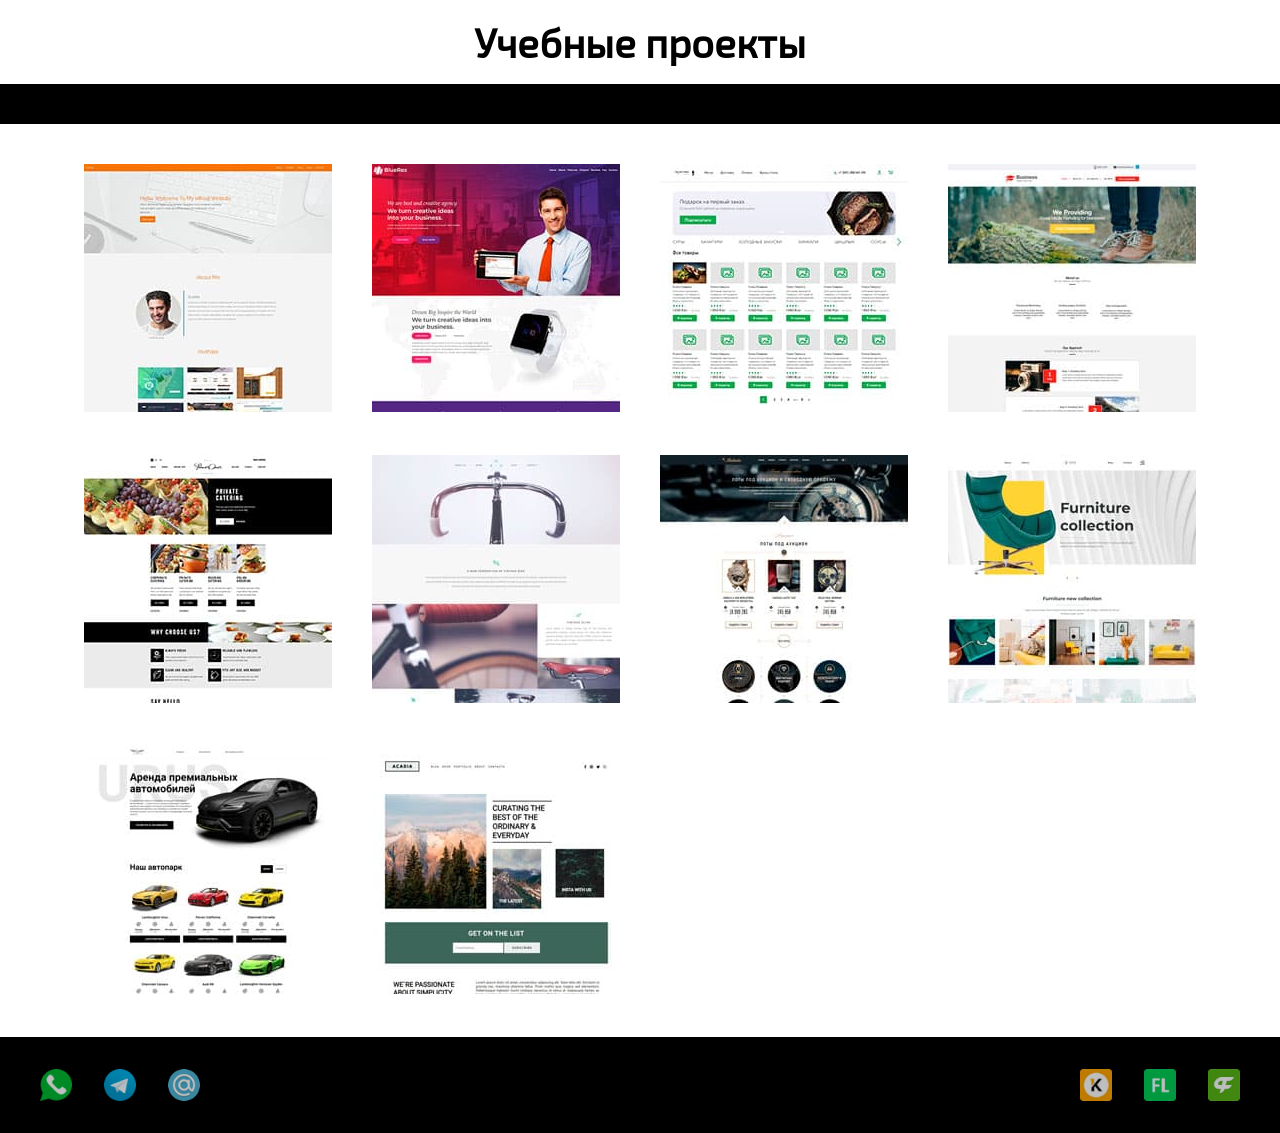
<file: index.html>
<!DOCTYPE html>
<html lang="en">

<head>
	<meta charset="UTF-8">
	<meta http-equiv="X-UA-Compatible" content="IE=edge">
	<meta name="viewport" content="width=device-width, initial-scale=1.0">
	<title>Учебные проекты</title>
	<link rel="stylesheet" href="css/style.min.css">
</head>

<body>
	<header class="header">
		<div class="container">
			<div class="text">Учебные проекты</div>
		</div>
	</header>

	<div class="main">
		<div class="container">
			<ul class="list">
				<li class="item">
					<a class="item-link" href="/office">
						<img class="item-img" src="images/office.jpg" alt="">
						<span class="item-discription">
							Страница свёрстана по публикации Learn Bootstrap 4 in 30 minutes by building a landing page website (&nbsp;https://<wbr>medium.com/<wbr>free-code-camp/<wbr>learn-bootstrap-4-in-30-minute-by-building-a-landing-page-website-guide-for-beginners-f64e03833f33&nbsp;)
						</span>
					</a>
				</li>
				<li class="item">
					<a class="item-link" href="/blue-rex">
						<img class="item-img" src="images/blue-rex.jpg" alt="">
						<span class="item-discription">
							Макет свёрстан во время прохождения видеокурса Фреймворк Bootstrap 4 (&nbsp;https://<wbr>webformyself.com/<wbr>category/<wbr>premium/<wbr>framework-premium/<wbr>bootstrappremium/<wbr>&nbsp;)
						</span>
					</a>
				</li>
				<li class="item">
					<a class="item-link" href="/pirosmani">
						<img class="item-img" src="images/pirosmani.jpg" alt="">
						<span class="item-discription">
							Макет свёрстан при просмотре видео Адаптивная верстка интернет магазина с НУЛЯ. Выполняю реальный заказ. Верстка сайта за $150. (&nbsp;https://<wbr>www.youtube.com/<wbr>watch?v=0WFE1I-Thf8&nbsp;)
						</span>
					</a>
				</li>
				<li class="item">
					<a class="item-link" href="/business">
						<img class="item-img" src="images/business.jpg" alt="">
						<span class="item-discription">
							Курс верстки лендинга для образовательного канала ITVDN
						</span>
					</a>
				</li>
				<li class="item">
					<a class="item-link" href="/prime-one">
						<img class="item-img" src="images/prime-one.jpg" alt="">
						<span class="item-discription">
							Верстка лендинга из PSD с нуля и до конца. Как сделать верстку сайта. Правильная верстка сайта. (&nbsp;https://<wbr>www.youtube.com/<wbr>watch?v=m4RVcsNMaOY&nbsp;)
						</span>
					</a>
				</li>
				<li class="item">
					<a class="item-link" href="/bicycle">
						<img class="item-img" src="images/bicycle.jpg" alt="">
						<span class="item-discription">
							Макет свёрстан при просмотре видео Адаптивная вёрстка лендинга. Как сделать верстку сайта. Правильная верстка сайта. Респонсив. (&nbsp;https://<wbr>www.youtube.com/<wbr>watch?v=hoC_fjeL6P4&nbsp;)
						</span>
					</a>
				</li>
				<li class="item">
					<a class="item-link" href="/luxtrader">
						<img class="item-img" src="images/luxtrader.jpg" alt="">
						<span class="item-discription">
							Макет свёрстан при просмотре видео Марафон по верстке. Адаптивная верстка макета с нуля GULP SCSS JS (&nbsp;https://<wbr>www.youtube.com/<wbr>watch?v=GNvcGNx5zgQ&nbsp;)
						</span>
					</a>
				</li>
				<li class="item">
					<a class="item-link" href="/desire">
						<img class="item-img" src="images/desire.jpg" alt="">
						<span class="item-discription">
							Макет свёрстан при просмотре видео Верстка сайта. Верстаю многостраничный сайт, использую GULP, SCSS, БЭМ (&nbsp;https://<wbr>www.youtube.com/<wbr>watch?v=Nxg6UfofZX0&nbsp;)
						</span>
					</a>
				</li>
				<li class="item">
					<a class="item-link" href="/cars-hw">
						<img class="item-img" src="images/cars-hw.jpg" alt="">
						<span class="item-discription">
							Страница свёрстана во время прохождения интенсива «Frontend Start» компании Айтилогия (&nbsp;https://<wbr>itlogia.ru/<wbr>intensive/<wbr>front&nbsp;)
						</span>
					</a>
				</li>
				<li class="item">
					<a class="item-link" href="/acadia">
						<img class="item-img" src="images/acadia.jpg" alt="">
						<span class="item-discription">
							Макет свёрстан во время просмотра вебинара Адаптивная верстка с Flexbox и Grid компании itvdn (&nbsp;https://<wbr>itvdn.com/<wbr>ru/<wbr>webinars/<wbr>description/<wbr>flexbox-grid&nbsp;)
						</span>
					</a>
				</li>
			</ul>
		</div>
	</div>

	<footer class="footer">
		<div class="container">
			<div class="wrap">
				<ul class="list left">
					<li class="item"><a class="link" href="https://wa.me/79872434533"><img class="img" width="32" height="32" src="images/icons/wp.png" alt=""></a></li>
					<li class="item"><a class="link" href="https://t.me/orda_studio"><img class="img" width="32" height="32" src="images/icons/tg.png" alt=""></a></li>
					<li class="item"><a class="link" href="mailto:voprosy-online@ya.ru"><img class="img" width="32" height="32" src="images/icons/email.png" alt=""></a></li>
				</ul>
				<ul class="list right">
					<li class="item"><a class="link" href="https://kwork.ru/user/big_good_boy"><img class="img" width="32" height="32" src="images/icons/kw.png" alt=""></a></li>
					<li class="item"><a class="link" href="https://www.fl.ru/users/voprosy-online/portfolio/"><img class="img" width="32" height="32" src="images/icons/fl.png" alt=""></a></li>
					<li class="item"><a class="link" href="https://freelance.ru/offer/adaptivnaya-vyorstka-po-maketu-psd-ili-figma-40671.html"><img class="img" width="32" height="32" src="images/icons/fr.png" alt=""></a></li>
				</ul>
			</div>
		</div>
	</footer>

	<script src="js/main.min.js"></script>
</body>

</html>
</file>
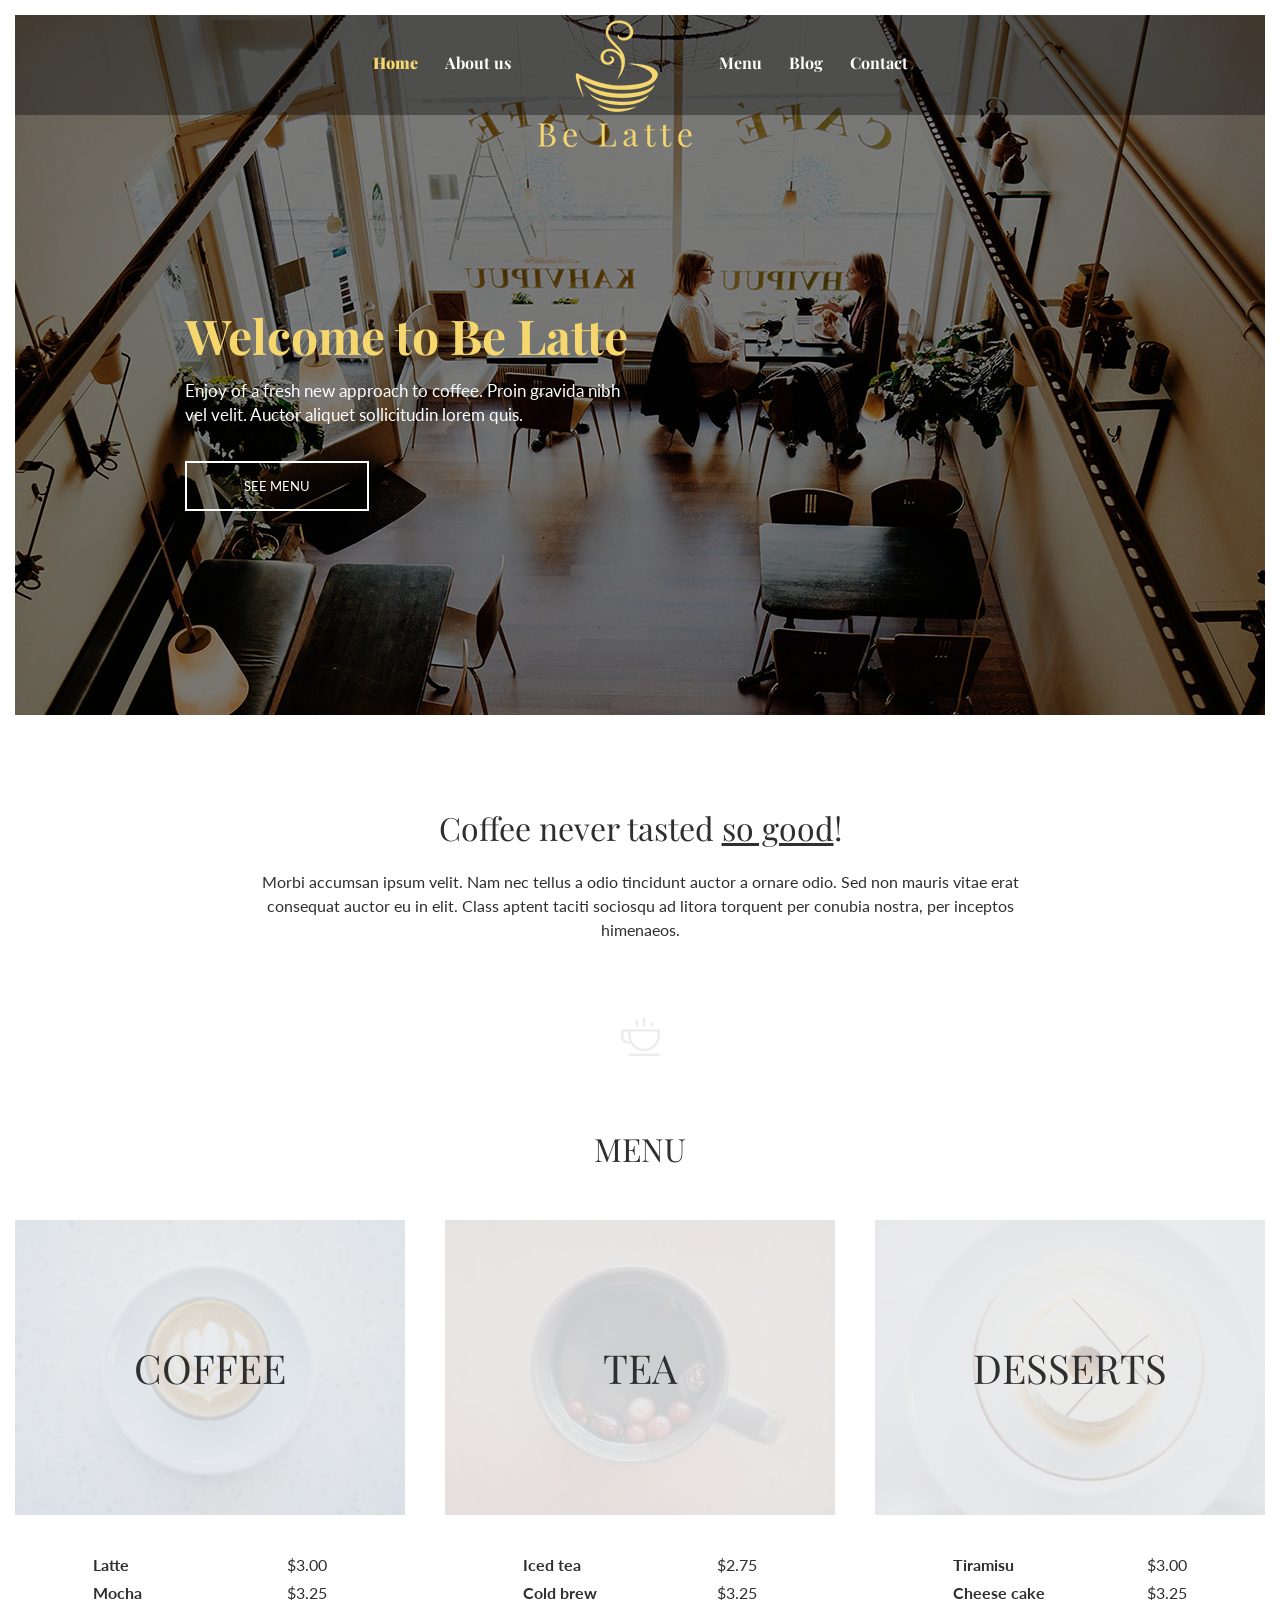
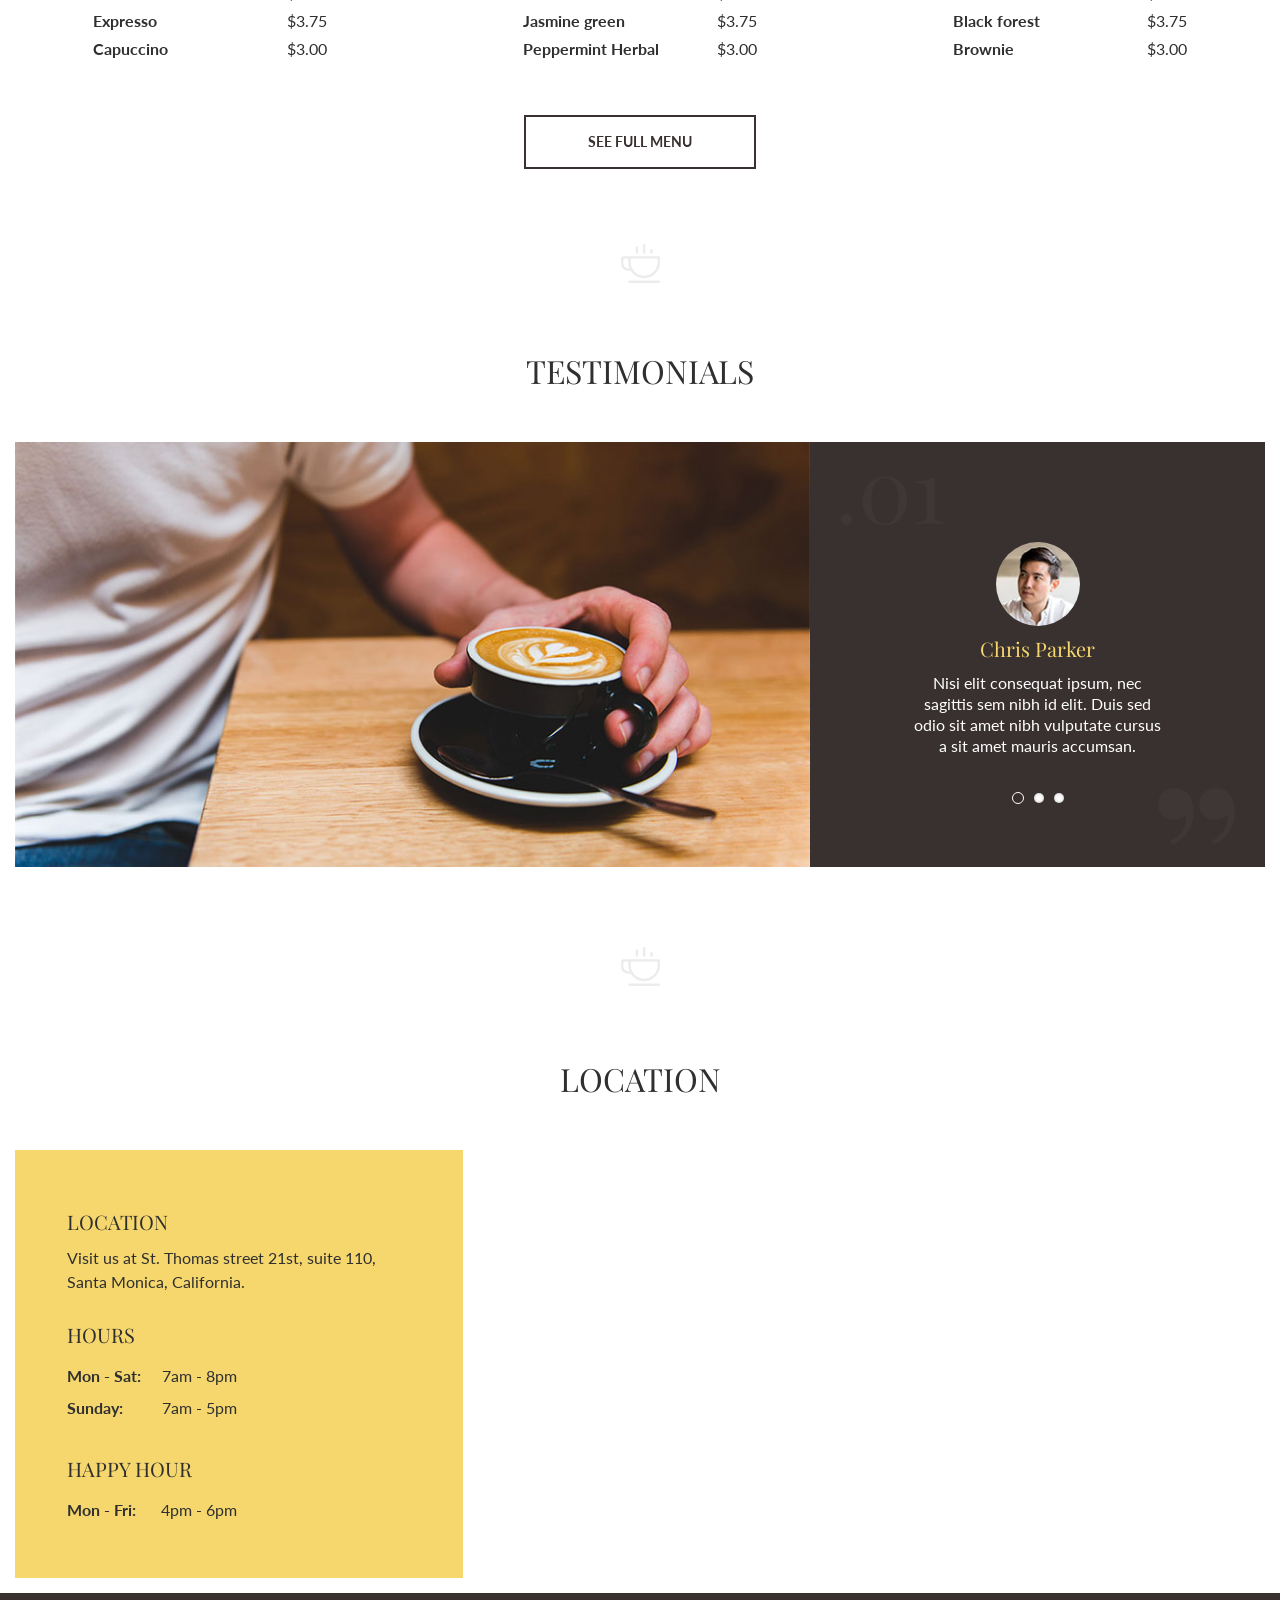
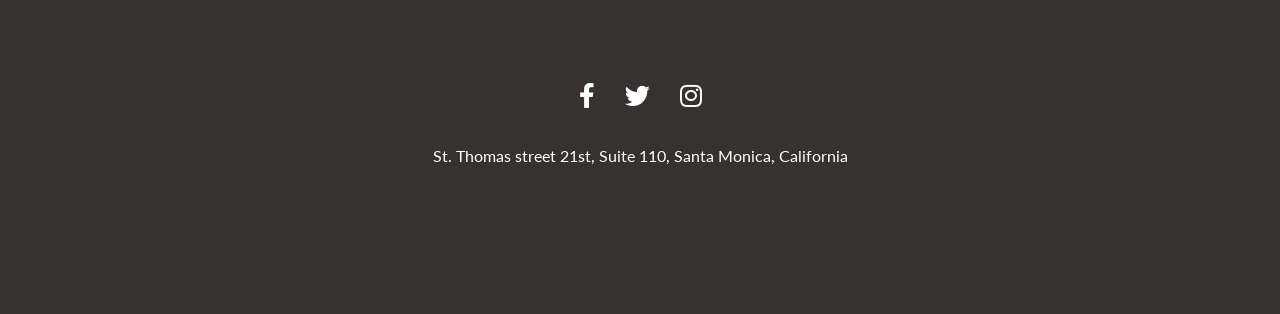
<file: be-latte/index.html>
<!DOCTYPE html>
<html lang="en">
<head>
	<meta charset="UTF-8">
	<meta http-equiv="X-UA-Compatible" content="IE=edge">
	<meta name="viewport" content="width=device-width, initial-scale=1.0">
	<link rel="preconnect" href="https://fonts.googleapis.com">
	<link rel="preconnect" href="https://fonts.gstatic.com" crossorigin>
	<link href="https://fonts.googleapis.com/css2?family=Lato&family=Playfair+Display:wght@700;900&display=swap" rel="stylesheet">
	<link rel="stylesheet" href="https://use.fontawesome.com/releases/v5.6.1/css/all.css" integrity="sha384-gfdkjb5BdAXd+lj+gudLWI+BXq4IuLW5IT+brZEZsLFm++aCMlF1V92rMkPaX4PP" crossorigin="anonymous">
	<link rel="stylesheet" href="css/reset.css">
	<link rel="stylesheet" href="css/flexslider.css">
	<link rel="stylesheet" href="css/style.css">
	<title>Document</title>
</head>
<body>
	<div class="grid">
		<header class="header">
			<nav id="navbar">
				<ul class="items">
					<li><a class="item activ" href="#">Home</a></li>
					<li><a class="item" href="#">About us</a></li>
					<li class="logo"><a class="item" href="#"><img src="images/logo.png" alt=""></a></li>
					<li><a class="item" href="#">Menu</a></li>
					<li><a class="item" href="#">Blog</a></li>
					<li><a class="item" href="#">Contact</a></li>
				</ul>
			</nav>
			<div class="promo">
				<h1 class="title">Welcome to Be Latte</h1>
				<p class="text">Enjoy of a fresh new approach to coffee. Proin gravida nibh vel velit. Auctor aliquet sollicitudin lorem quis.</p>
				<p><a href="" class="button">See menu</a></p>
			</div>
		</header>

		<div class="content">
			<section class="about">
				<h3>Coffee never tasted <b><u>so good</u>!</b></h3>
				<p>Morbi accumsan ipsum velit. Nam nec tellus a odio tincidunt auctor a ornare odio. Sed non mauris vitae erat<br>consequat auctor eu in elit. Class aptent taciti sociosqu ad litora torquent per conubia nostra, per inceptos<br>himenaeos.</p>
			</section>

			<section class="menu">
				<h2>Menu</h2>
				<div class="flex">
					<div class="item">
						<div class="dish">
							<img src="images/coffee.jpg" alt="">
							<h3 class="name">Coffee</h3>
						</div>
						<div class="price">
							<p><span>Latte</span> $3.00</p>
							<p><span>Mocha</span> $3.25</p>
							<p><span>Expresso</span> $3.75</p>
							<p><span>Capuccino</span> $3.00</p>
						</div>
					</div>
					<div class="item">
						<div class="dish">
							<img src="images/tea.jpg" alt="">
							<h3 class="name">Tea</h3>
						</div>
						<div class="price">
							<p><span>Iced tea</span> $2.75</p>
							<p><span>Cold brew</span> $3.25</p>
							<p><span>Jasmine green</span> $3.75</p>
							<p><span>Peppermint Herbal</span> $3.00</p>
						</div>
					</div>
					<div class="item">
						<div class="dish">
							<img src="images/desserts.jpg" alt="">
							<h3 class="name">Desserts</h3>
						</div>
						<div class="price">
							<p><span>Tiramisu</span> $3.00</p>
							<p><span>Cheese cake</span> $3.25</p>
							<p><span>Black forest</span> $3.75</p>
							<p><span>Brownie</span> $3.00</p>
						</div>
					</div>
				</div>
				<p class="button"><a href="">See full menu</a></p>
			</section>

			<section class="testimonials">
				<h2>Testimonials</h2>
				<div class="flex">
					<div class="pic"><img src="images/testimonials-bg.jpg" alt=""></div>
					<div class="flexslider">
						<ol class="slides">
							<li class="feedback">
								<img src="images/chris-parker.jpg" alt="">
								<div class="name">Chris Parker</div>
								<div class="text">Nisi elit consequat ipsum, nec sagittis sem nibh id elit. Duis sed odio sit amet nibh vulputate cursus a sit amet mauris accumsan.</div>
							</li>
							<li class="feedback">
								<img src="images/bruno-bergher.jpg" alt="">
								<div class="name">Bruno Bergher</div>
								<div class="text">Nisi elit consequat ipsum, nec sagittis sem nibh id elit. Duis sed odio sit amet nibh vulputate cursus a sit amet mauris accumsan.</div>
							</li>
							<li class="feedback">
								<img src="images/chris-parker.jpg" alt="">
								<div class="name">Chris Parker</div>
								<div class="text">Nisi elit consequat ipsum, nec sagittis sem nibh id elit. Duis sed odio sit amet nibh vulputate cursus a sit amet mauris accumsan.</div>
							</li>
						</ol>
					</div>
				</div>
			</section>

			<section class="location">
				<h2>Location</h2>
				<div class="flex">
					<div class="contacts">
						<h3>Location</h3>
						<p>Visit us at St. Thomas street 21st, suite 110, Santa Monica, California.</p>
						<div class="schedule">
							<h3>Hours</h3>
							<p><span>Mon - Sat:</span> 7am - 8pm</p>
							<p><span>Sunday:</span> 7am - 5pm</p>
							<h3>Happy hour</h3>
							<p><span>Mon - Fri:</span> 4pm - 6pm</p>
						</div>
					</div>
					<div class="maps">
						<iframe src="https://www.google.com/maps/embed?pb=!1m14!1m8!1m3!1d6936.235068453068!2d-96.06281903359444!3d29.629329405555993!3m2!1i1024!2i768!4f13.1!3m3!1m2!1s0x86411549b9a5cab7%3A0x604b66409dd3f74c!2sFirst%20National%20Bank%20Wallis!5e0!3m2!1sru!2sru!4v1625481649057!5m2!1sru!2sru" width="100%" height="100%" style="border:0; min-height: 350px;" allowfullscreen="" loading="lazy"></iframe>
					</div>
				</div>
			</section>
		</div>

		<footer class="footer">
			<ul class="socials">
				<li class="icon fb"><a href=""><i class="fab fa-facebook-f"></i></a></li>
				<li class="icon tw"><a href=""><i class="fab fa-twitter"></i></a></li>
				<li class="icon it"><a href=""><i class="fab fa-instagram"></i></a></li>
			</ul>
			<p class="copyright">St. Thomas street 21st, Suite 110, Santa Monica, California</p>
		</footer>
	</div>

	<!-- jQuery -->
	<script src="https://ajax.googleapis.com/ajax/libs/jquery/1.12.4/jquery.min.js"></script>

	<!-- FlexSlider -->
	<script defer src="js/jquery.flexslider-min.js"></script>
	<script>
		$(window).load(function() {
			$('.flexslider').flexslider({
				animation: "slide",
				directionNav: false,
				animationLoop: false,
				slideshow: false
			});
		});
	</script>
</body>
</html>
</file>
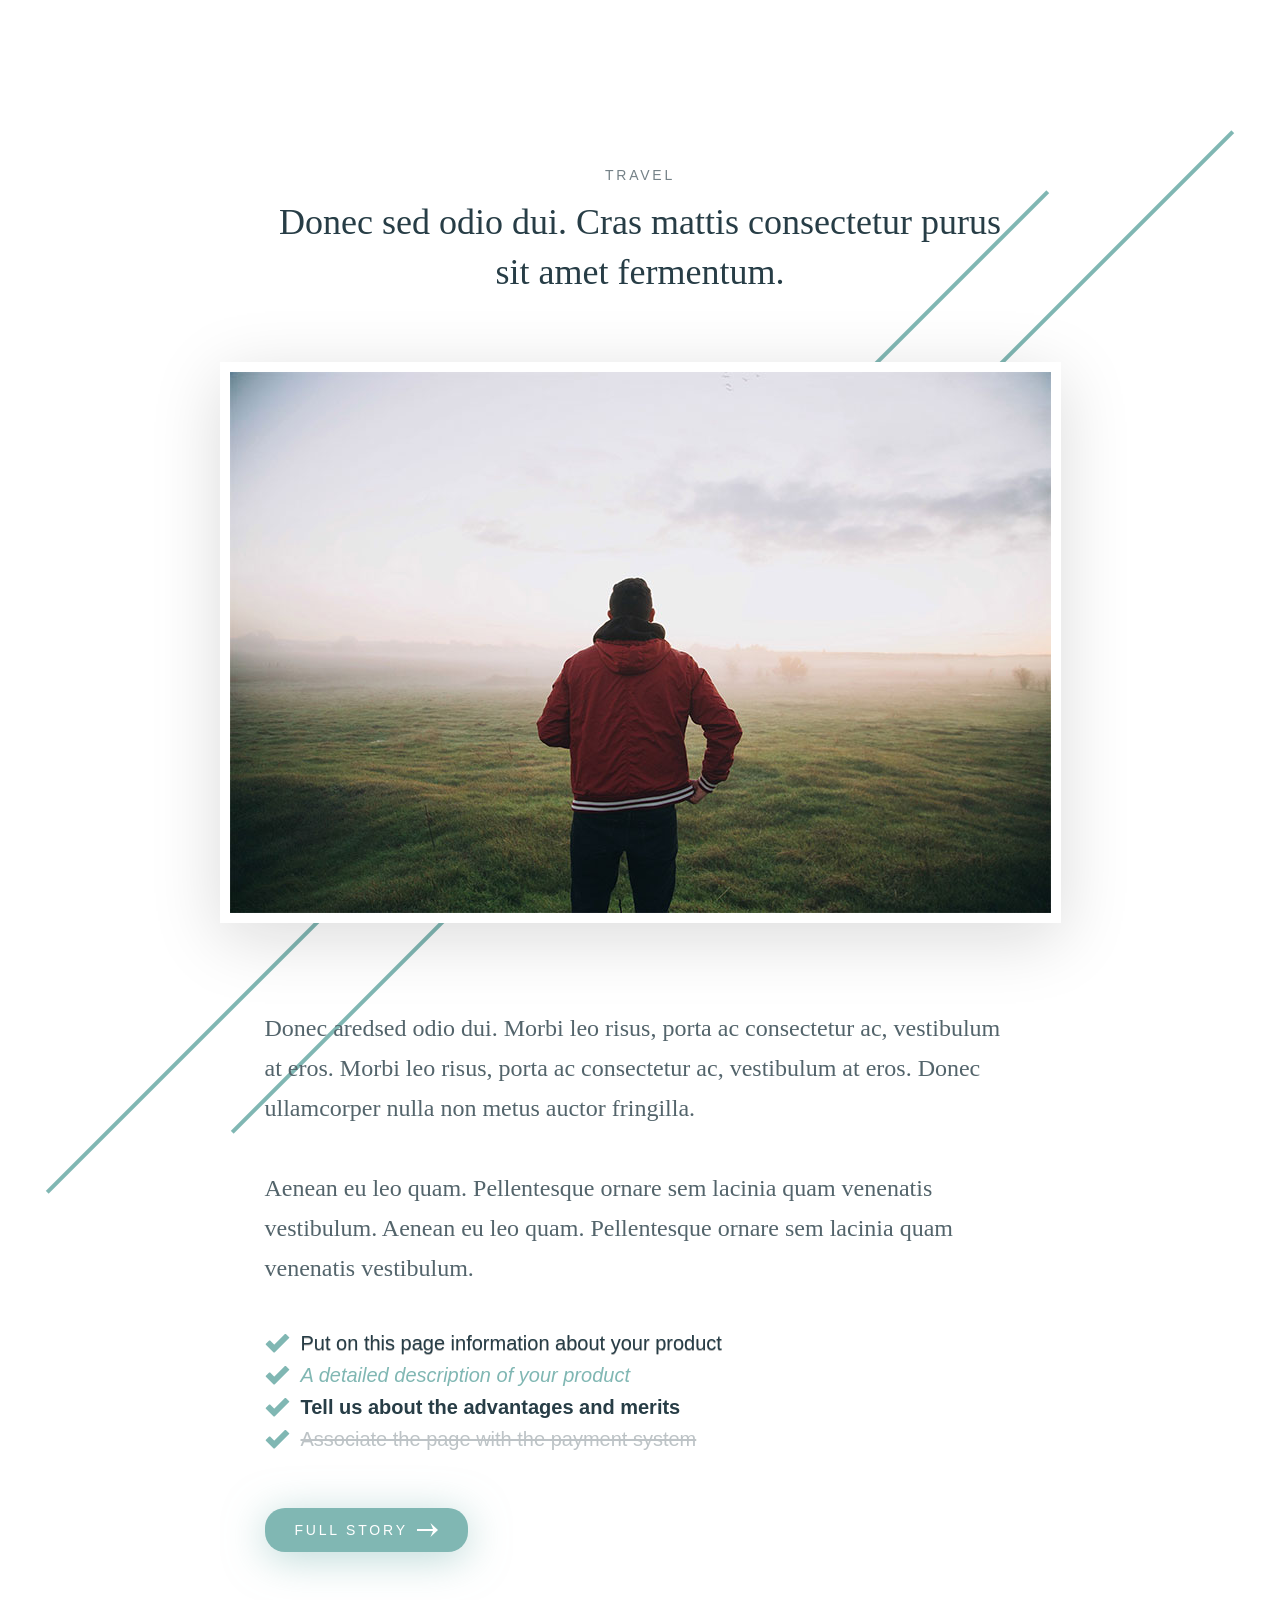
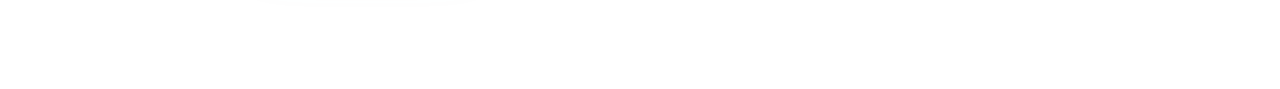
<file: live_1/index.html>
<!DOCTYPE html>
<html lang="en">
<head>
	<meta charset="UTF-8">
	<link rel="stylesheet" href="css/style.css">
	<title>Стрим № 1. Верстка домашки</title>
</head>
<body>
	<div class="content">
		<div class="content-top">
			<div class="content-top__category">Travel</div>
			<h1 class="content-top__title">Donec sed odio dui. Cras mattis consectetur purus sit amet fermentum.</h1>
		</div>
		<div class="content__image">
			<img src="img/image.jpg" alt="">
		</div>
		<div class="content-bottom">
			<div class="content-bottom__text">
				<p>Donec aredsed odio dui. Morbi leo risus, porta ac consectetur ac, vestibulum at eros. Morbi leo risus, porta ac consectetur ac, vestibulum at eros. Donec ullamcorper nulla non metus auctor fringilla.</p>
				<p>Aenean eu leo quam. Pellentesque ornare sem lacinia quam venenatis vestibulum. Aenean eu leo quam. Pellentesque ornare sem lacinia quam venenatis vestibulum.</p>
			</div>
			<div class="content-bottom-info">
				<ul class="content-bottom-info-list">
					<li>Put on this page information about your product</li>
					<li>A detailed description of your product</li>
					<li>Tell us about the advantages and merits</li>
					<li><span>Associate the page with the payment system</span></li>
				</ul>
				<a target="_blank" href="https://google.com" class="content-bottom-info__link">
					<span>Full Story</span>
				</a>
			</div>
		</div>
	</div>
</body>
</html>
</file>
<file: be-latte/css/style.css>
html {
	height: 100%;
}
body {
	height: 100%;
	font-family: 'Lato', sans-serif;
	color: #2f2f2f;
}
h1,
h2,
h3 {
	font-family: 'Playfair Display', serif;
}
h2,
h3 {
	font-size: 32px;
	text-align: center;
}
h2 {
	margin-bottom: 55px;
	text-transform: uppercase;
}
header,
section {
	position: relative;
	margin: 15px;
}
section:not(:last-child)::after {
	content: url(../images/hr.png);
	display: block;
	margin: 75px 0;
	text-align: center;
}

.grid {
	display: grid;
	width: 1300px;
	max-width: 100%;
	height: 100%;
	margin: auto;
	grid-template-rows: auto 1fr auto;
}

.header {
	max-height: 700px;
	background: url(../images/header-bg.jpg);
}
.header::before {
	content: "";
	position: absolute;
	width: 100%;
	height: 100%;
	background-color: rgba(0, 0, 0, .45);
}
.header::after {
	content: "";
	display: block;
	padding-top: 60%;
}
.header nav {
	position: absolute;
	top: 0;
	width: 100%;
	z-index: 1;
}
.header .items {
	display: flex;
	justify-content: center;
	max-height: 20px;
	padding: 40px 0;
	column-gap: 27px;
	background: rgba(0, 0, 0, .35);
}
.header .item {
	color: #fff;
	text-decoration: none;
	font-family: 'Playfair Display', serif;
	font-weight: 700;
}
.header .item:hover {
	color: #f5d76e;
}
.header .item.activ {
	color: #f5d76e;
	font-weight: 900;
}
.header .logo {
	position: relative;
	top: -35px;
}
.header .promo {
	position: absolute;
	top: 100px;
	display: flex;
	flex-direction: column;
	justify-content: center;
	width: 50%;
	height: 82%;
	padding-left: 170px;
	box-sizing: border-box;
}
.header .title {
	font-weight: 700;
	color: #f5d76e;
	font-size: 48px;
}
.header .text {
	margin: 20px 0 50px;
	line-height: 24px;
	font-family: 'Lato', sans-serif;
	font-size: 16.5px;
	color: #fff;
}
.header .button {
	padding: 15px 57px;
	border: 2px solid #fff;
	font-size: 13px;
	text-transform: uppercase;
	color: #fff;
	text-decoration: none;
}

.about {
	text-align: center;
}
.about h3 {
	padding: 70px 0 30px 0;
	line-height: 25px;
}
.about p {
	line-height: 24px;
}

.menu .flex {
	display: flex;
	justify-content: space-between;
	flex-wrap: wrap;
	margin: 0px -20px;
}
.menu .item {
	flex-basis: 33.333%;
	padding: 0 20px;
	box-sizing: border-box;
}
.menu .dish {
	position: relative;
}
.menu img {
	max-width: 100%;
	height: 295px;
	object-fit: cover;
}
.menu .name {
	position: absolute;
	top: 0;
	left: 0;
	display: flex;
	justify-content: center;
	align-items: center;
	width: 100%;
	height: 100%;
	background-color: rgba(236, 236, 236, .85);
	text-transform: uppercase;
	transition: .5s;
	font-size: 40px;
}
.menu .dish:hover .name {
	background-color: rgba(245, 215, 110, .85);
	transition: .5s;
}
.menu .price {
	width: 60%;
	margin: 36px auto 52px;
	line-height: 28px;
	text-align: right;
}
.menu span {
	float: left;
	font-weight: bold;
}
.menu .button {
	display: flex;
	justify-content: center;
}
.menu .button a {
	padding: 18px 62px;
	border: 2px solid #39312f;
	text-decoration: none;
	text-transform: uppercase;
	color: #39312f;
	font-family: 'Lato', sans-serif;
	font-weight: bold;
	font-size: 14px;
	background-color: transparent;
	transition: .5s;
}
.menu .button a:hover {
	background-color: rgba(245, 215, 110, .85);
	transition: .5s;
}

.testimonials {
	margin-top: -5px;
}
.testimonials .flex {
	display: flex;
	max-height: 425px;
	padding-bottom: 5px;
}
.testimonials .pic {
	flex: 7;
}
.testimonials .pic img {
	width: 100%;
	height: 100%;
	object-fit: cover;
}
.testimonials .flexslider {
	position: relative;
	flex: 4;
	margin: 0;
	background-color: #39312f;
	color: #ffffff;
	border: none;
	border-radius: 0;
	text-align: center;
}
.testimonials .flexslider::after {
	content: url(../images/slider-bg.png);
	position: absolute;
	bottom: 20px;
	right: 30px;
}
.testimonials .flexslider .slides {
	counter-reset: li;
}
.testimonials .flexslider .feedback {
	position: relative;
	padding-top: 100px;
	counter-increment: li;
}
.testimonials .flexslider .feedback::before {
	content: '.0' counter(li);
	position: absolute;
	top: 0;
	left: 25px;
	font-family: 'Playfair Display', serif;
	color: #3f3736;
	font-size: 90px;
}
.testimonials .flexslider img {
	width: 84px;
	height: 84px;
	margin: auto;
	border-radius: 50%;
}
.testimonials .flexslider .name {
	font-family: 'Playfair Display', serif;
	font-size: 20px;
	line-height: 46px;
	color: #f5d76e;
}
.testimonials .flexslider .text {
	padding: 0 22% 100px;
	line-height: 21px;
}
.testimonials .flexslider .flex-control-nav {
	position: absolute;
	bottom: 58px;
}
.testimonials .flexslider .flex-control-nav li {
	margin: 0 5px;
}
.testimonials .flexslider .flex-control-nav a {
	width: 10px;
	height: 10px;
}
.testimonials .flexslider .flex-control-paging a {
	background-color: #fff;
}
.testimonials .flexslider .flex-control-paging a.flex-active {
	background-color: transparent;
	border: 1px solid #fff;
}

.location .flex {
	display: flex;
}
.location .contacts {
	flex: 3;
	padding: 52px;
	background: #f5d76e;
}
.location h3 {
	text-transform: uppercase;
	font-size: 20px;
	line-height: 40px;
	text-align: left;
}
.location p {
	padding: 4px 0;
	line-height: 24px;
}
.location .schedule {
	width: 170px;
	padding-top: 12px;
	text-align: right;
}
.location .schedule h3 {
	line-height: 50px;
}
.location .schedule h3:nth-of-type(2) {
	padding-top: 20px;
}
.location span {
	float: left;
	font-weight: bold;
}
.location .maps {
	flex: 7;
}

.footer {
	padding: 90px 0 150px 0;
	background-color: #39312f;
	text-align: center;
}
.footer .socials {
	margin-bottom: 40px;
	font-size: 0;
}
.footer .icon {
	display: inline-block;
}
.footer .icon:not(:last-child) {
	margin-right: 30px;
}
.footer .fab {
	color: #fff;
	font-size: 25px;
}
.footer .fab:hover {
	color: #f5d76e;
}
.footer .copyright {
	color: #fff;
}

@media (max-width: 1000px) {
	.header .promo {
		width: 100%;
		padding: 0 170px;
	}
	.menu .item {
		padding: 0;
	}
	.menu .name {
		font-size: 32px;
	}
}
@media (max-width: 920px) {
	.testimonials .pic {
		flex: 1;
	}
	.testimonials .flexslider {
		flex: 1;
	}
}
@media (max-width: 800px) {
	.header .title {
		font-size: 32px;
	}
	.header .promo {
		padding: 0 20px;
	}
}
@media (max-width: 680px) {
	.testimonials .pic {
		flex: 0;
	}
	.testimonials .flexslider {
		flex: 1;
	}
}
@media (max-width: 600px) {
	.header {
		min-height: 350px;
	}
	.header .items {
		flex-direction: column;
		align-items: center;
		padding: 5px;
		max-height: 100%;
	}
	.header .items li {
		padding: 5px;
	}
	.header .logo {
		display: none;
	}
	.header .text {
		margin: 20px 0;
	}
	.header .button {
		display: block;
		text-align: center;
	}
	.location .flex {
		flex-direction: column-reverse;
	}
}
@media (max-width: 500px) {
	.menu .name {
		font-size: inherit;
	}
}
@media (max-width: 370px) {
	.header {
		min-height: 400px;
	}
}
</file>
<file: live_1/css/style.css>
/*Обнуление*/
*{padding: 0;margin: 0;border: 0;}
*,*:before,*:after{-moz-box-sizing: border-box;-webkit-box-sizing: border-box;box-sizing: border-box;}
:focus,:active{outline: none;}
a:focus,a:active{outline: none;}
nav,footer,header,aside{display: block;}
html,body{height:100%;width:100%;font-size:100%;line-height:1;font-size:14px;-ms-text-size-adjust:100%;-moz-text-size-adjust:100%;-webkit-text-size-adjust:100%;}
input,button,textarea{font-family:inherit;}
input::-ms-clear{display: none;}
button{cursor: pointer;}
button::-moz-focus-inner {padding:0;border:0;}
a,a:visited{text-decoration: none;}
a:hover{text-decoration: none;}
ul li{list-style: none;}
img{vertical-align: top;}
h1,h2,h3,h4,h5,h6{font-size:inherit;font-weight: inherit;}
/*--------------------*/

body {
	background-color: #efefef;
	background: url('../img/bg.png') center 130px no-repeat;
}

.content {
	padding: 168px 0 137px 0;
	max-width: 841px;
	margin: auto;
}

.content-top {
	text-align: center;
	margin-bottom: 65px;
}
.content-top__category {
	color: #748187;
	font-family: Arial, "Helvetica Neue", Helvetica, sans-serif;
	font-size: 14px;
	text-transform: uppercase;
	letter-spacing: 2.8px;
	margin-bottom: 15px;
}
.content-top__title {
	color: #273d46;
	font-size: 36px;
	line-height: 50px;
	max-width: 725px;
	margin: auto;
}

.content__image {
	margin-bottom: 85px;
	padding: 10px;
	box-shadow: 0 15px 65px rgba(15, 16, 16, .15);
	background-color: #fff;
}
.content__image img {
	max-width: 100%;
}

.content-bottom {
	padding: 0 45px;
}
.content-bottom__text {
	margin-bottom: 45px;
	color: #53646b;
	font-size: 24px;
	line-height: 40px;
}
.content-bottom__text p {
	margin-bottom: 40px;
}
.content-bottom__text p:last-child {
	margin-bottom: 0;
}

.content-bottom-info {
}
.content-bottom-info-list {
	margin-bottom: 59px;
}
.content-bottom-info-list li {
	margin-bottom: 12px;
	padding-left: 36px;
	font-family: Arial, "Helvetica Neue", Helvetica, sans-serif;
	font-size: 20px;
	background: url('../img/icons/check.png') left no-repeat;
}
.content-bottom-info-list li:last-child {
	margin-bottom: 0;
}
.content-bottom-info-list li:nth-child(1) {
	text-shadow: 0 1px 0 rgba(0, 0, 0, .3);
	color: #273d46;
}
.content-bottom-info-list li:nth-child(2) {
	color: #80b7b3;
	font-style: italic;
}
.content-bottom-info-list li:nth-child(3) {
	color: #273d46;
	font-weight: 700;
}
.content-bottom-info-list li:nth-child(4) {
	color: #273d46;
	text-decoration: line-through;
}
.content-bottom-info-list li:nth-child(4) span {
	opacity: .3;
}
.content-bottom-info__link {
	display: inline-block;
	height: 44px;
	padding: 0 30px;
	line-height: 44px;
	border-radius: 20px;
	background-color: #80b7b3;
	box-shadow: 0 6px 40px rgba(128, 183, 179, .54);
	font-family: Arial, "Helvetica Neue", Helvetica, sans-serif;
	color: #fff;
	font-size: 14px;
	text-transform: uppercase;
	letter-spacing: 2.8px;
	transition: background-color .3s;
}
.content-bottom-info__link:hover {
	background-color: #87c1bd;
}
.content-bottom-info__link:active {
	position: relative;
	top: 3px;
}
.content-bottom-info__link span {
	padding-right: 30px;
	background: url('../img/icons/arrow.png') right no-repeat;
}
</file>
<file: css/style.min.css>
@font-face{font-family:"Exo2";src:url("../fonts/Exo2-Regular.woff");font-weight:400}*{margin:0;padding:0;border:0}*,*::before,*::after{-webkit-box-sizing:border-box;box-sizing:border-box}:focus,:active{outline:none}a:focus,a:active{outline:none}a,a:visited{text-decoration:none}a:hover{text-decoration:none}ul li{list-style:none}h1,h2,h3,h4,h5,h6{font-weight:inherit;font-size:inherit}.container{margin:auto;max-width:1400px;min-width:320px}@media(max-width: 1400px){.container{max-width:1200px}}@media(max-width: 1200px){.container{max-width:992px}}@media(max-width: 992px){.container{max-width:768px}}@media(max-width: 768px){.container{max-width:576px}}@media(max-width: 576px){.container{max-width:320px}}html{height:100%}body{display:-webkit-box;display:-ms-flexbox;display:flex;-webkit-box-orient:vertical;-webkit-box-direction:normal;-ms-flex-direction:column;flex-direction:column;-webkit-box-pack:justify;-ms-flex-pack:justify;justify-content:space-between;height:100%;font-family:"Exo2",sans-serif}.header{display:-webkit-box;display:-ms-flexbox;display:flex;-webkit-box-pack:center;-ms-flex-pack:center;justify-content:center;-webkit-box-align:center;-ms-flex-align:center;align-items:center;height:100%;border-bottom:40px solid #000}.header .text{padding:18px 0;text-align:center;font-size:40px;font-weight:700}@media(max-width: 1400px){.main .container{max-width:1112px}}@media(max-width: 1111px){.main .container{max-width:824px}}@media(max-width: 823px){.main .container{max-width:536px}}.main .list{display:-webkit-box;display:-ms-flexbox;display:flex;-ms-flex-wrap:wrap;flex-wrap:wrap;gap:40px;padding-top:40px;padding-bottom:40px}@media(max-width: 535px){.main .list{-webkit-box-pack:center;-ms-flex-pack:center;justify-content:center}}.main .item{position:relative}.main .item-img{max-width:100%}.main .item-discription{position:absolute;top:0;right:0;bottom:0;left:0;display:-webkit-box;display:-ms-flexbox;display:flex;-webkit-box-align:center;-ms-flex-align:center;align-items:center;padding:5px;text-align:center;line-height:140%;background-color:rgba(0,0,0,.75);color:#fff;opacity:0;-webkit-transition:.5s;-o-transition:.5s;transition:.5s}.main .item:hover .item-discription{opacity:1}.footer{padding:0 10px;background:#000}.footer .wrap{display:-webkit-box;display:-ms-flexbox;display:flex;-webkit-box-pack:justify;-ms-flex-pack:justify;justify-content:space-between}@media(max-width: 576px){.footer .wrap{-webkit-box-orient:vertical;-webkit-box-direction:normal;-ms-flex-direction:column;flex-direction:column;-webkit-box-align:center;-ms-flex-align:center;align-items:center}}.footer .list{display:-webkit-box;display:-ms-flexbox;display:flex;gap:32px;padding:32px 0;font-size:0}.footer .left{padding-bottom:0}.footer .img{opacity:.75;-webkit-transition:.3s;-o-transition:.3s;transition:.3s}.footer .item:hover .img{opacity:1;-webkit-transform:rotate(10deg) scale(1.2);-ms-transform:rotate(10deg) scale(1.2);transform:rotate(10deg) scale(1.2)}
</file>
